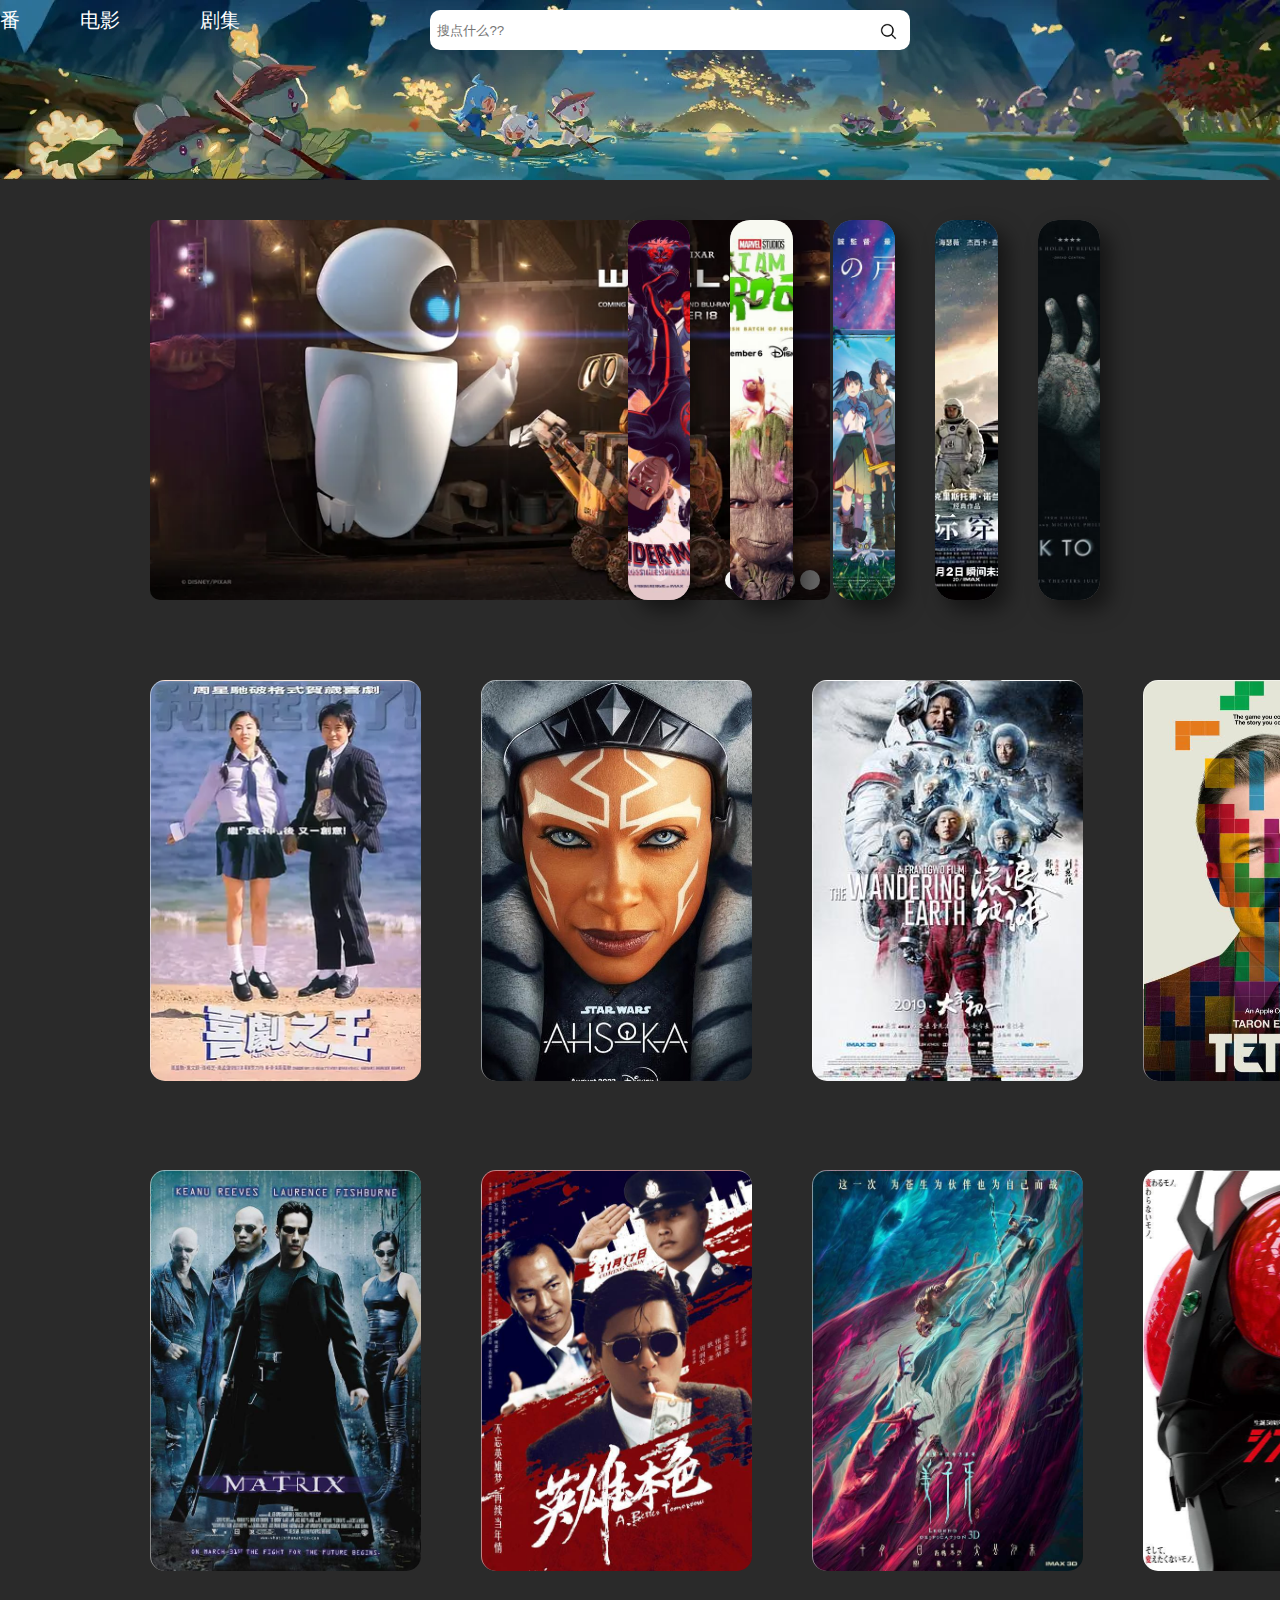
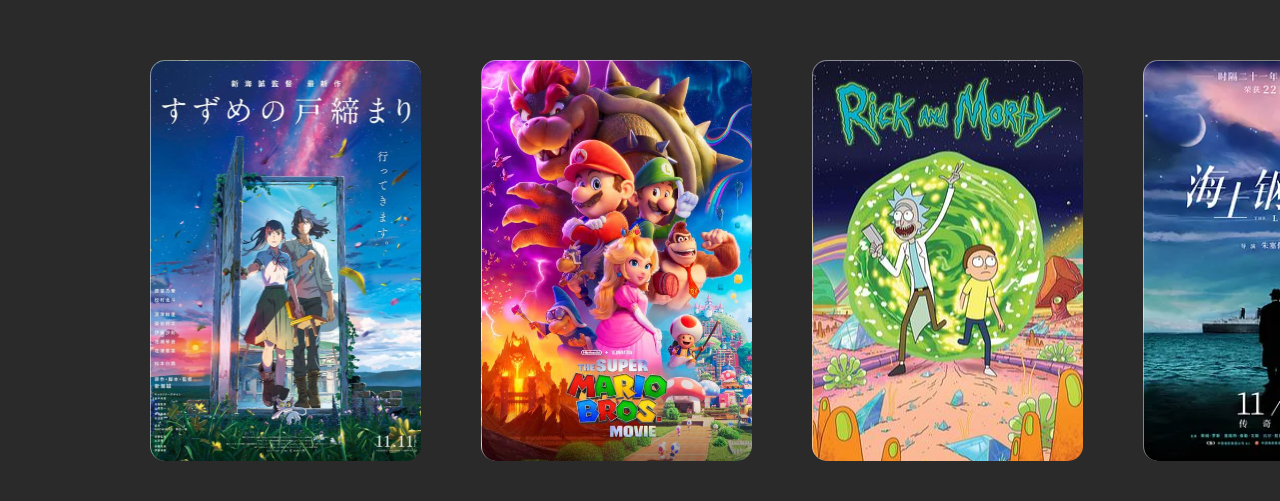
<file: index.html>
<!DOCTYPE html>
<html>
	<head>
		<meta charset="utf-8">
		<title></title>
		<link rel="stylesheet" type="text/css" href="css/index.css">
		<script src="javascript/index.js"></script>
		
	</head>
	<body>
		<div id="banner">
			<nav>
				<a href="">所有电影</a>
			</nav>
			<nav>
				<a href="">连载剧集</a>
			</nav>
			<nav>
				<a href="">本季新番</a>
			</nav>
			<nav>
				<a href="suixin.html">电影</a>
				<ul class="list">
					<li class="list1">华语电影</li>
					<li class="list1">日韩电影</li>
					<li class="list1">欧美电影</li>
					<li class="list1">豆瓣电影Top100</li>
				</ul>
			</nav>
			<nav>
				<a href="suixin.html">剧集</a>
				<ul class="list">
					<li class="list1">华语剧</li>
					<li class="list1">日剧</li>
					<li class="list1">欧美剧</li>
					<li class="list1">韩剧</li>
				</ul>
			</nav>
			<div id="search">
				<input type="text" id="search_text" placeholder="  搜点什么??">
				<div id="img">
					<img src="image/search.png" alt="" width="17px" height="17px">
				</div>
			</div>
		</div>
		<div id="lunbo">
			<ul id="imglist">
				<li><img src="image/wali.jpg" alt=""></li>
				<li><img src="image/tureman1.jpg" alt="" ></li>
				<li><img src="image/liulang.jpg" alt=""></li>
				<li><img src="image/xingji.jpg"></li>
				<li><img src="image/wali.jpg" alt=""></li>
			</ul>
			<div class="prev"></div>
			<div class="next"></div>
			<ul id="iconlist">
				<li></li>
				<li></li>
				<li></li>
				<li></li>
			</ul>
		</div>
		<div class="shell">
			<div class="box" id="box">
				<img src="image/spider man.jpg" alt="">
				<p>动作</p>
			</div>
			<div class="box">
				<img src="image/groot.jpg" alt="">
				<p>喜剧</p>
			</div>
			<div class="box">
				<img src="image/lingya.jpg" alt="">
				<p>爱情</p>
			</div>
			<div class="box">
				<img src="image/start.jpg" alt="">
				<p>科幻</p>
			</div>
			<div class="box">
				<img src="image/scary.jpg" alt="">
				<p>恐怖</p>
			</div>
		</div>
		
		<div id="container">
			<div class="movie">
				<div class="card">
					<p>喜剧之王</p>
				</div>
			</div>
			<div class="movie" id="movie1">
				<div class="card">
					<p>阿索卡</p>
				</div>
			</div>
			<div class="movie" id="movie2">
				<div class="card">
					<p>流浪地球</p>
				</div>
			</div>
			<div class="movie" id="movie3">
				<div class="card">
					<p>俄罗斯方块</p>
				</div>
			</div>
			<div class="movie" id="movie4">
				<div class="card">
					<p>猫鼠游戏</p>
				</div>
			</div>
		</div>
		<div id="container1">
			<div class="movie1" id="movie21">
				<div class="card1">
					<p>黑客帝国</p>
				</div>
			</div>
			<div class="movie1" id="movie22">
				<div class="card1">
					<p>英雄本色</p>
				</div>
			</div>
			<div class="movie1" id="movie23">
				<div class="card1">
					<p>姜子牙</p>
				</div>
			</div>
			<div class="movie1" id="movie24">
				<div class="card1">
					<p>新 假面骑士</p>
				</div>
			</div>
			<div class="movie1" id="movie25">
				<div class="card1">
					<p>功夫</p>
				</div>
			</div>
		</div>
		<div id="container2">
			<div class="movie2" id="movie31">
				<div class="card2">
					<p>铃牙之旅</p>
				</div>
			</div>
			<div class="movie2" id="movie32">
				<div class="card2">
					<p>超级马力欧兄弟大电影</p>
				</div>
			</div>
			<div class="movie2" id="movie33">
				<div class="card2">
					<p>瑞克与莫迪</p>
				</div>
			</div>
			<div class="movie2" id="movie34">
				<div class="card2">
					<p>海上钢琴师</p>
				</div>
			</div>
			<div class="movie2" id="movie35">
				<div class="card2">
					<p>千与千寻</p>
				</div>
			</div>
		</div>
		<script>
			var eprve = document.querySelector('.prev');
			var enext = document.querySelector('.next');
			var left = 0;
			var timer;
			var esicon = document.getElementById("iconlist").getElementsByTagName("li");
			var eimglist = document.querySelector('#imglist');
			run();
			function run() {
				if (left <= -2720) {
					left=0;
				}
				var m = Math.floor(-left/680);
				document.getElementById("imglist").style.marginLeft = left + 'px';
				var n = ( left % 680 == 0) ? n=1200 : n=10;
				left -= 10;
				timer = setTimeout(run,n);
				iconchange(m);
			}
			function imgchange(n){
				let lt = -(n*680);
				document.getElementById("imglist").style.marginLeft = lt + 'px';
				left = lt;
			}
			eprve.onclick = function(){
				let prevgo = Math.floor(-left /680) -1;
				if(prevgo == -1){
					prevgo = 3;
				}
				imgchange(prevgo);
			}
			enext.onclick = function(){
				let prnext = Math.floor(-left /680) +1;
				if(prnext == 4){
					prnext = 0;
				}
				imgchange(prnext);
			}
			function iconchange(m){
				for(let index=0;index < esicon.length;index++){
					esicon[index].style.backgroundColor='';
				}
				if(m<esicon.length){
					esicon[m].style.backgroundColor= 'white';
				}
			}
			eimglist.onmouseover = function() {
				clearTimeout(timer);
			}
			eimglist.onmouseout = function() {
				run();
			}
		</script>
	</body>
</html>
</file>
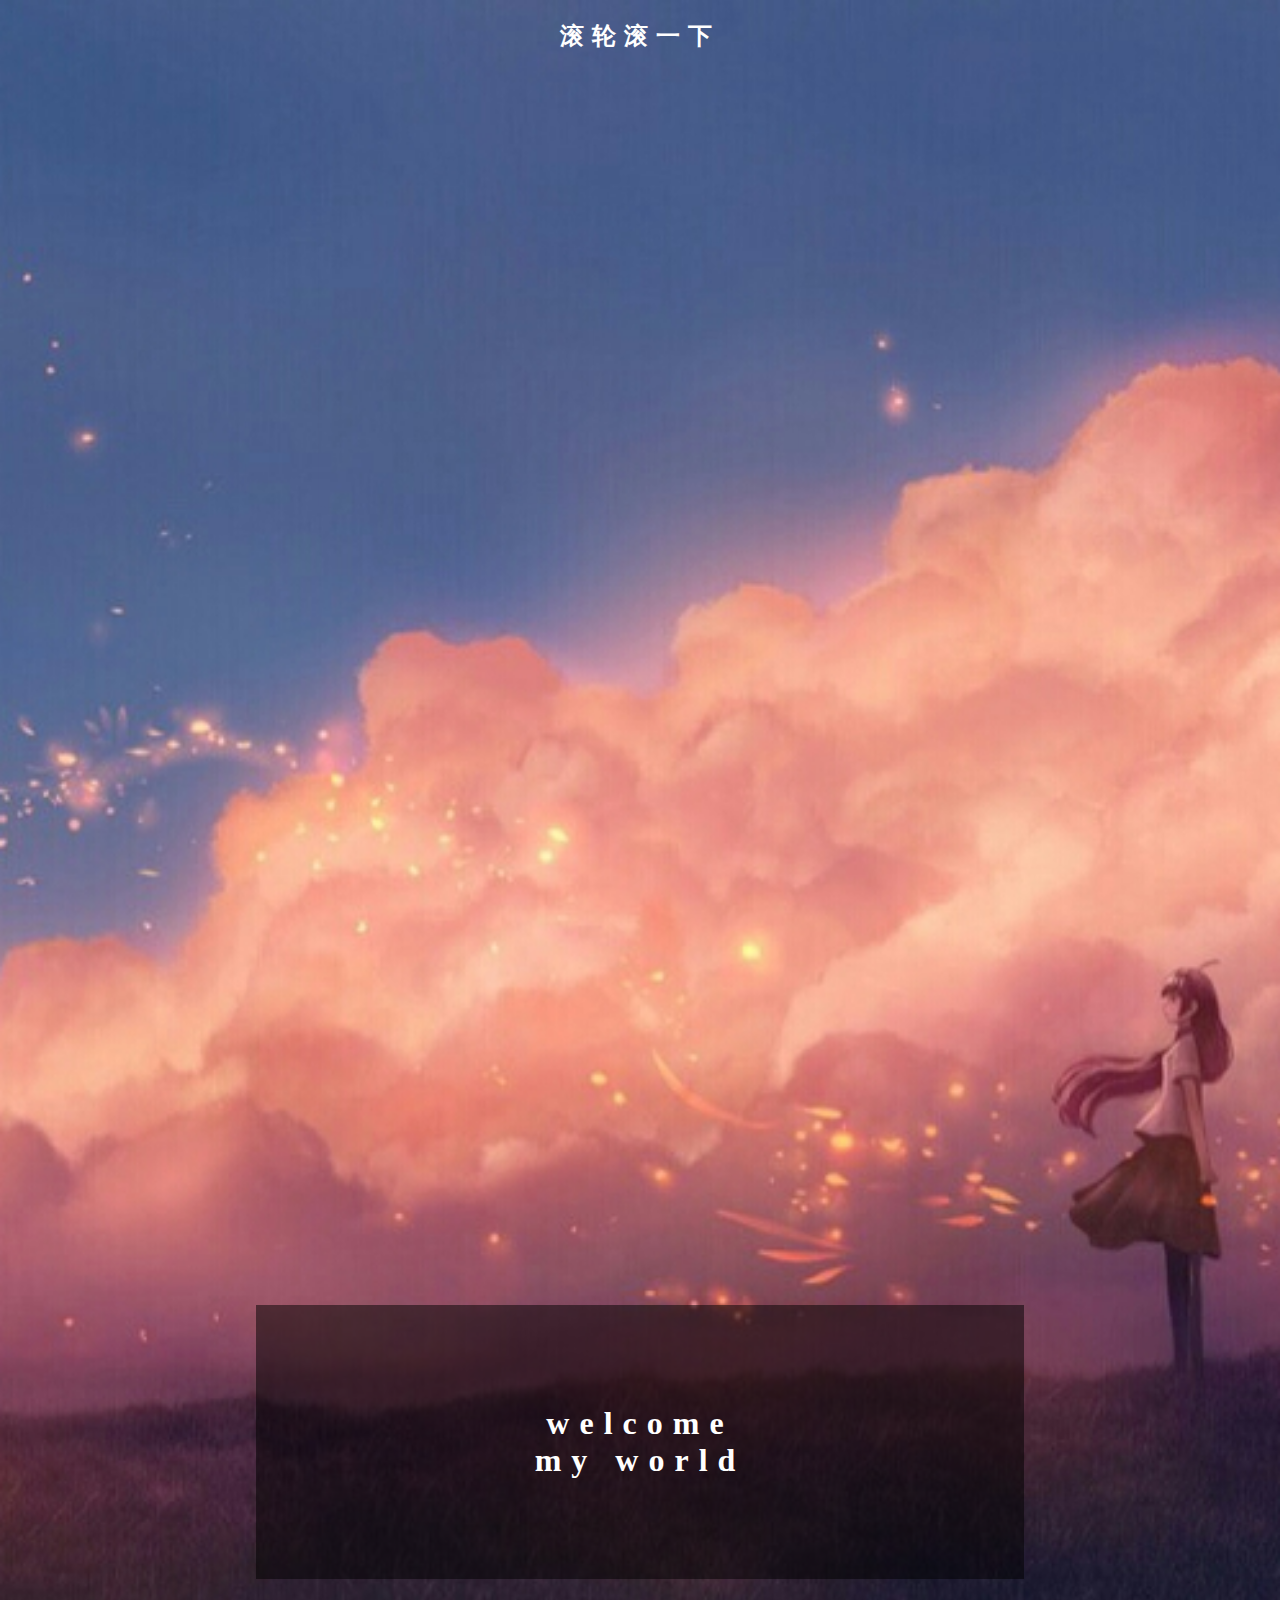
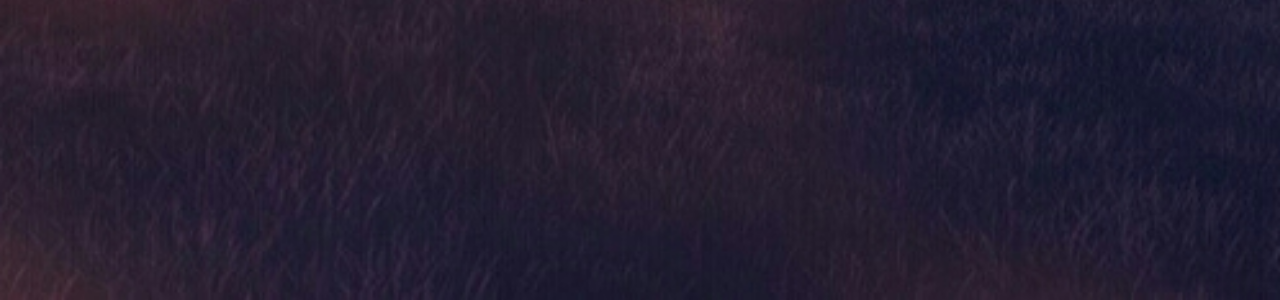
<file: fengmian.html>
<!DOCTYPE html>
<html>
	<head>
		<meta charset="utf-8">
		<meta http-equiv="content-type" content="text/html; charset=utf-8">
		<meta name="viewport" content="width=device-width,initial-scale=1,maximum-scale=1,user-scalable=no">
		<meta name="viewport" content="width=device-width, initial-scale=1.0">
		<meta name="applicable-device" content="mobile"> 
		<title></title>
		<link rel="stylesheet" href="css/fengmian.css" type="text/css">
	</head>
	<body>
		<h2>滚轮滚一下</h2>
		<div class="bg">
			<span>HELLO</span>
		</div>
		<h1><a href="login.html" target="_blank">welcome<br>my world</a></h1>
		<script>
					const bg=document.querySelector(".bg");
					document.addEventListener("scroll",function(){
						const scrollY=window.scrollY;
						if(scrollY!=0){
							bg.style.backgroundPosition="calc(50% + "+scrollY+"px) calc(50% + "+scrollY+"px)";
						}
						else{
							bg.style.backgroundPosition="";
						}
					})
		</script>
	</body>
</html>
</file>
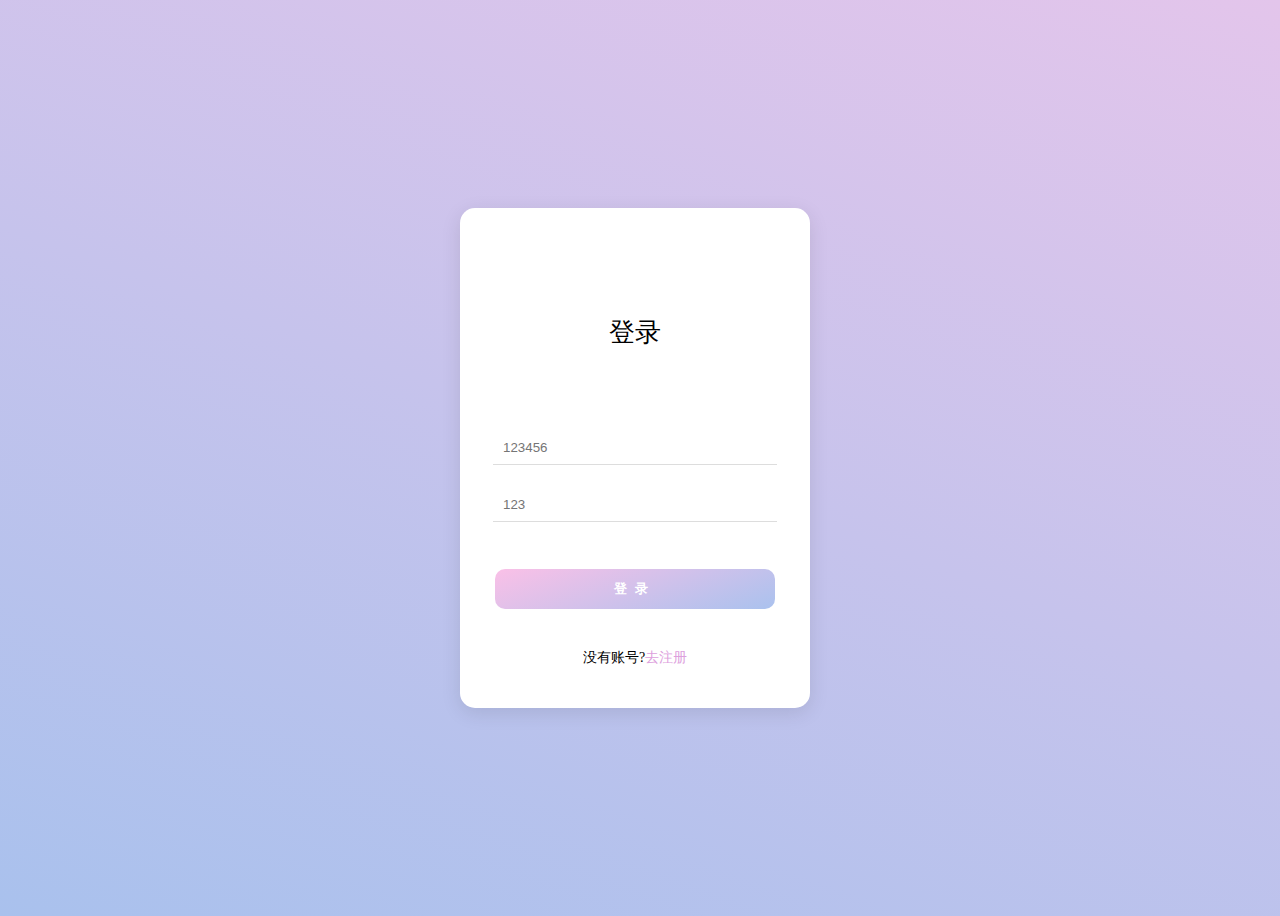
<file: login.html>
<!DOCTYPE html>
<html>
	<head>
		<meta charset="utf-8">
		<link rel="stylesheet" href="css/login.css" type="text/css">
		<meta name="viewport" content="width=device-width, initial-scale=1.0">
		<title></title>
		<script src="javascript/loginjs.js"></script>
	</head>
	<body>
		<div class="container">
			<div class="tit">
				登录
			</div>
			<input type="text" placeholder="123456" id="count">
			<input type="password" placeholder="123" id="pwd">
			<button id="enter" onclick="login();">登录</button>
			<span>没有账号?<a href="register.html">去注册</a></span>
		</div>
		<div class="square">
			<ul>
				<li></li>
				<li></li>
				<li></li>
				<li></li>
				<li></li>
			</ul>
		</div>
		<div class="circle">
			<ul>
				<li></li>
				<li></li>
				<li></li>
				<li></li>
				<li></li>
			</ul>
		</div>
	</body>
</html>
</file>
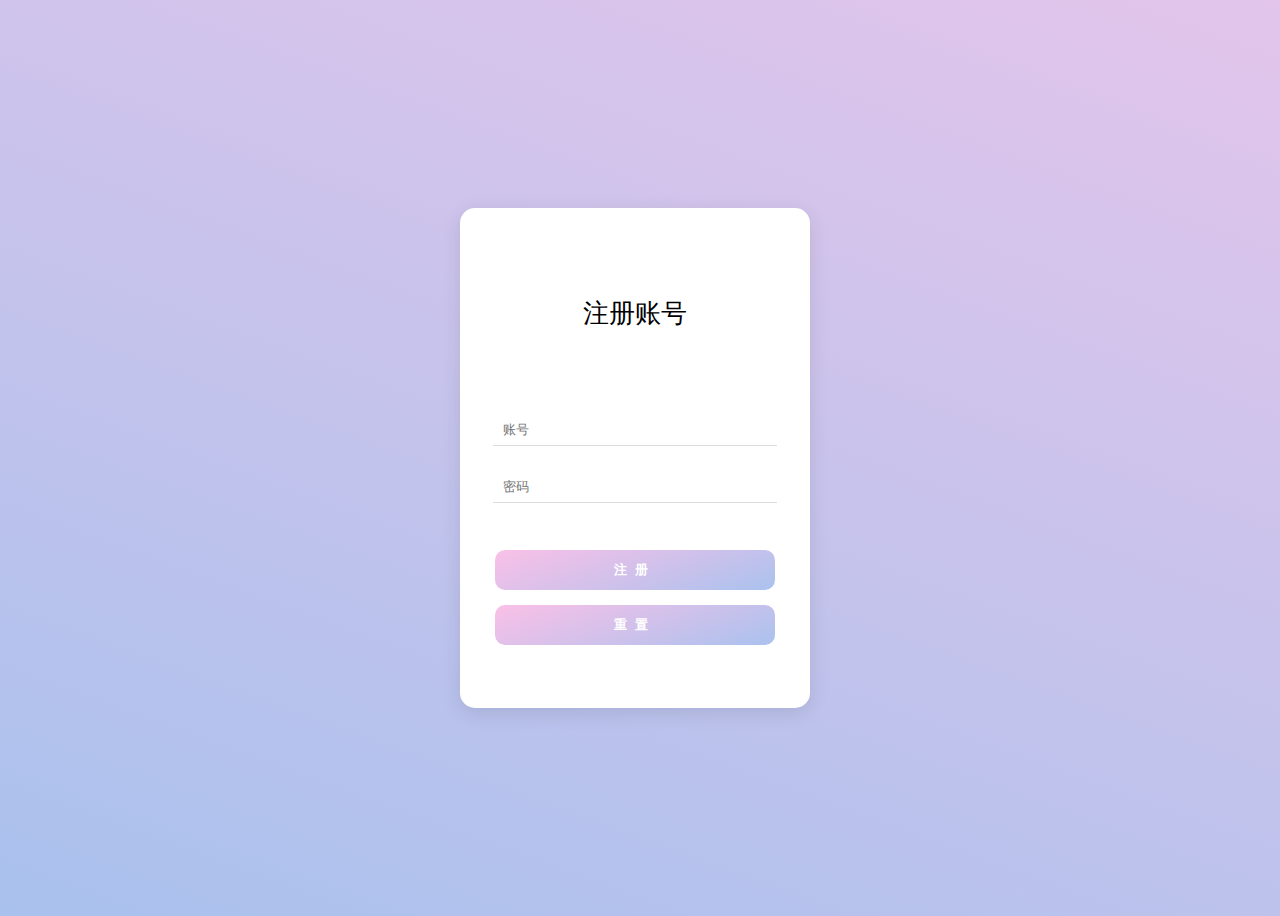
<file: register.html>
<!DOCTYPE html>
<html>
	<head>
		<meta charset="utf-8">
		<title></title>
		<link rel="stylesheet" href="css/register.css">
		<script src="javascript/register.js"></script>
	</head>
	<body>
		<div class="register_container">
			<div class="tit">
				注册账号
			</div>
			<input type="text" placeholder="账号" id="count" onblur="chickcount();">
			<div id="error_name" class="lable_name"></div>
			<input type="password" placeholder="密码" id="pwd" onblur="chickpwd();">
			<div id="error_pwd" class="lable_pwd"></div>
			<button id="enter" onclick="login">注册</button>
			<button id="enter_1" onclick="reset">重置</button>
		</div>
		<div class="square">
			<ul>
				<li></li>
				<li></li>
				<li></li>
				<li></li>
				<li></li>
			</ul>
		</div>
		<div class="circle">
			<ul>
				<li></li>
				<li></li>
				<li></li>
				<li></li>
				<li></li>
			</ul>
		</div>
	</body>
</html>
</file>
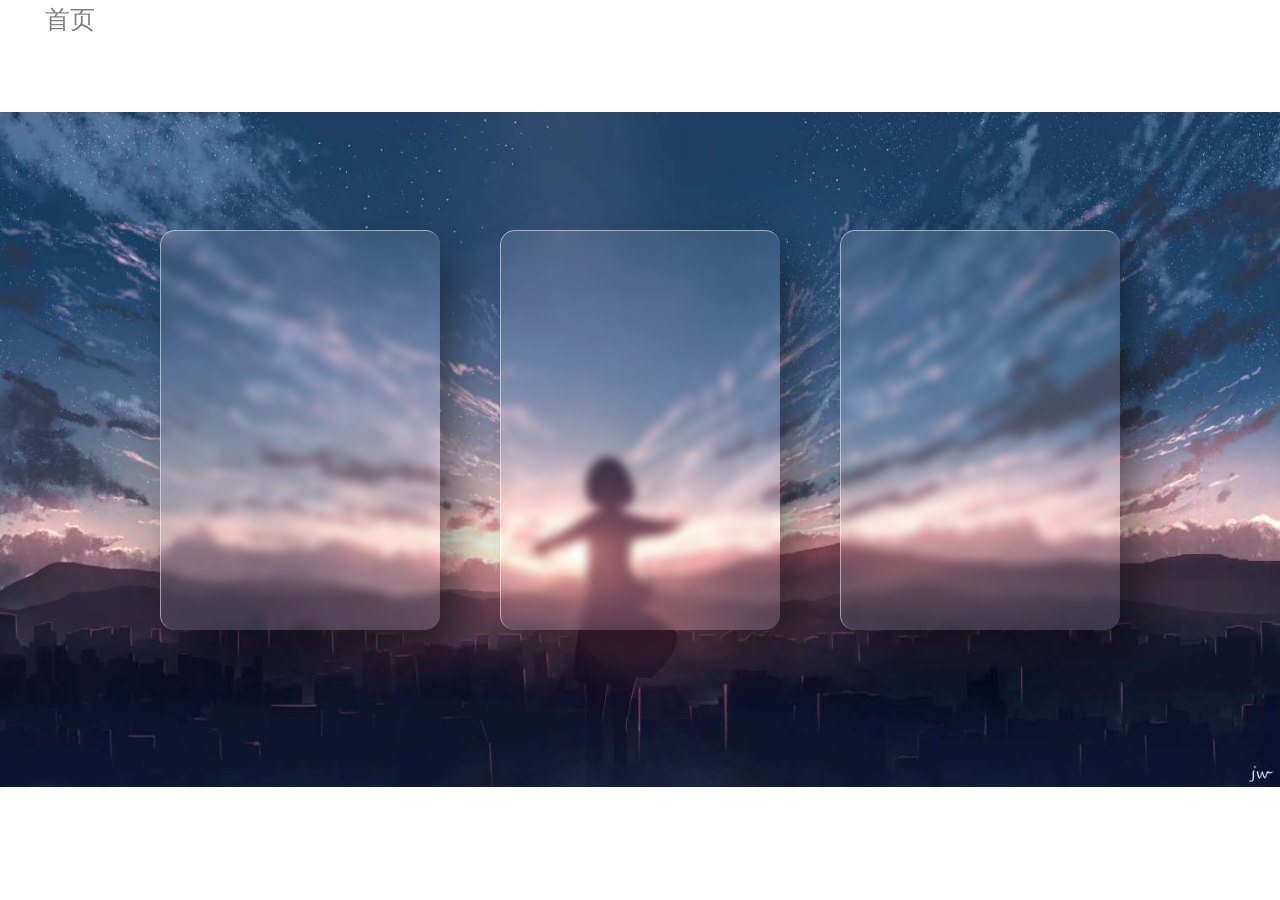
<file: suixin.html>
<!DOCTYPE html>
<html>
	<head>
		<meta charset="utf-8">
		<title></title>
		<link rel="stylesheet" href="css/suixin1.css" type="text/css">
		<meta name="viewport" content="width=device-width, initial-scale=1.0">
		<script type="text/javascript">
						function dispartime()
						{
							var time = new Date();
							var hour = time.getHours();
							var minute = time.getMinutes();
							var second = time.getSeconds();
							if (minute < 10)
								minute="0"+minute;
							if (second < 10)
								second="0"+second;
							document.getElementById("time").innerHTML="<span id='hour'>"+hour+"</span>:<span id='minute'>" + minute+"</span>:<span id='second'>"+second+"</span>";
							
							var myTime = setInterval("dispartime()",1000);
						}
						</script>
	</head>
	<body class="bgp" onload="dispartime()">
		<div class="bananer">
			<div class="toptime">
					当前时间:<p  id="time"style= color: white; font-size: 50px; height: 20px;"></p>
			</div>
			<a href="summer.html" class="shouye">首页</a>
		</div>
		<div class="container1">
			<div class="card">
				<div class="content">
					<h2>01</h2>
					<h3>Card One</h3>
					<p>昨天属于历史，明天神秘莫测，而今天是赐予我们的礼物，所以我们把今天称为“礼物”
						yesterday is history，tomorrow is a mystery，only today is a gift，that is why we call it "present".
					</p>
					<a href="#">Read More</a>
				</div>
			</div>
			<div class="card">
				<div class="content">
					<h2>02</h2>
					<h3>Card Two</h3>
					<p>生命是有光的。
						在我熄灭以前，能够照亮你一点，就是我所有能做的了。
						我爱你，你要记得我。——《云边有个小卖部》
					</p>
					<a href="#">Read More</a>
				</div>
			</div>
			<div class="card">
				<div class="content">
					<h2>03</h2>
					<h3>Card Three</h3>
					<p>同一本书，却每一页都不相同.....这才是它应有的样子
													——《寻找天堂》
					</p>
					<a href="#">Read More</a>
				</div>
			</div>
		</div>
	</body>
</html>
</file>
<file: css/index.css>
*{
	margin: 0;
	padding: 0;
}
body{
	height: 100vh;
	background-color: #2a2a2a;
	display: flex;
	justify-content: center;
	align-items: center;
/* 	overflow: hidden; */
}
#banner{
	position: absolute;
	height: 180px;
	width: 1920px;
	background-image: url("../image/banner.jpg");
	top: 0px;
}
nav{
	width: 120px;
	height: 40px;
	float: left;
	display: block;
	text-align: center;
	font-size: 0;
}
nav a{
	display: inline-block;
	width: 120px;
	height: 40px;
	text-align: center;
	line-height: 40px;
	font-size: 20px;
	font-family: "微软雅黑";
	color: white;
	text-decoration-line: none;
}
.list{
	width: 120px;
	height: 115px;
	display: none;
	list-style: none;
	
}
.list1{
	text-align: center;
	font-family: "黑体";
	font-size: 18px;
	color: white;
	cursor: pointer;
}
nav>a:hover+ul{
display: block;
		}
		
nav>ul:hover{
display: block;
		}
@keyframes frames{
  from{
    height: 0px;
  }
  to{
    height: 90px;
  }
}
.list{
  position: absolute;
  display: none;
  overflow: hidden;
  /* 绑定动画名字并且设置持续时间 */
  animation-name: frames;
  animation-duration: 0.5s;
}

a .list{
  display: block;
}
.list{
	animation-fill-mode: forwards;
}

#search{
	position: absolute;
	width: 500px;
	height: 40px;
	float: left;
	top: 10px;
	left: 750px;
	
}
#search_text{
	width: 480px;
	height: 40px;
	border-radius: 10px;
	border: none;
	outline: none;
}
#img{
	position: absolute;
	width: 32px;
	height: 32px;
	top: 13px;
	left: 450px;
	cursor: pointer;
}
#lunbo{
	position: absolute;
	height: 380px;
	width: 680px;
	overflow: hidden;
	top: 220px;
	left: 150px;
	border-radius: 10px;
}
#imglist img{
	height: 380px;
	width: 680px;
	float: left;
}
#imglist{
	height: 380px;
	width: 3400px;
	list-style: none;
}
#iconlist{
	position: absolute;
	right: 10px;
	bottom: 10px;
	list-style: none;
}
#iconlist li{
	height: 20px;
	width: 20px;
	border-radius: 50%;
	background-color: #666;
	line-height: 20px;
	color: #666;
	float: left;
	margin-left: 5px;
	cursor: pointer;
	
}
.prev{
	width: 30px;
	height: 40px;
	text-align: center;
	line-height: 40px;
	position: absolute;
	left: 5px;
	top: 45%;
}
.next{
	width: 30px;
	height: 40px;
	color: white;
	text-align: center;
	line-height: 40px;
	position: absolute;
	right: 5px;
	top: 45%;
}
.shell{
	width: 40%;
	height: 380px;
	position: absolute;
	top: 220px;
	right: 160px;
	display: flex;
}
.box{
	flex: 1;
	overflow: hidden;
	transition: .5s;
	margin: 0 20px;
	box-shadow: 10px 10px 20px rgba(0, 0, 0, .5);
	border-radius: 20px;
	background-color: rgba(255, 255, 255, 0.3);
}
.box>img{
	width: 100%;
	height: 100%;
	object-fit: cover;
	transition: .5s;
}
.box>p{
	position: absolute;
	font: bold 70px '微软雅黑' ;
	height: 1%;
	margin-left: 30px;
	margin-top: -160px;
	display: none;
	color: aliceblue;
	cursor: pointer;
}
.box:hover p{
	display: block;
}
.box:hover{
	flex-basis: 40%;
}
.box:hover>img{
	width: 100%;
	height: 100%;
}

#container{
	position: absolute;
	display: flex;
	z-index: 1;
	top: 660px;
	left: 120px;
}
.movie{
	width: 270px;
	height: 400px;
	background-image: url(../image/joke.jpg);
	background-position: center;
	background-size: cover;
}
#movie1{
	width: 270px; 
	height: 400px;
	background-image: url(../image/ahska.jpg);
	background-position: center;
	background-size: cover;
}

#movie2{
	width: 270px;
	height: 400px;
	background-image: url(../image/earth.jpg);
	background-position: center;
	background-size: cover;
}
#movie3{
	width: 270px;
	height: 400px;
	background-image: url(../image/fangkuai.jpg);
	background-position: center;
	background-size: cover;
}
#movie4{
	width: 270px;
	height: 400px;
	background-image: url(../image/catandmouse.jpg);
	background-position: center;
	background-size: cover;
}
#container .movie{
	position: relative;
	width: 270px;
	height: 400px;
	margin: 30px;
	background-color: rgba(255, 255, 255, 0.1);
	border-radius: 15px;
	overflow: hidden;
	display: flex;
	justify-content: center;
	align-items: center;
	border-top: 1px solid rgba(255, 255, 255, 0.5);
	border-left: 1px solid rgba(255, 255, 255, 0.5);
	backdrop-filter: blur(5px);
	top: -10px;
}

.movie:hover {
	box-shadow: 0px -60px 60px 0px rgba(0, 0, 0, 0.5) inset;
}
#container .movie .card{
	padding: 20px;
	text-align: center;
	transform: translateY(100px);
	opacity: 0;
	transition: 0.5s;
}
#container .movie:hover .card{
	transform: translateY(0);
	opacity: 1;
}
.movie p{
	font-family: "黑体";
	font-size: 16px;
	color: white;
	font: bold 30px '微软雅黑' ;
	margin: 240px 0 15px 0;
	cursor: pointer;
}
/* 第二部分 */
#container1{
	position: absolute;
	display: flex;
	z-index: 1;
	top: 1150px;
	left: 120px;
}
#movie21{
	width: 270px;
	height: 400px;
	background-image: url(../image/heike.jpg);
	background-position: center;
	background-size: cover;
}
#movie22{
	width: 270px; 
	height: 400px;
	background-image: url(../image/hero.jpg);
	background-position: center;
	background-size: cover;
}

#movie23{
	width: 270px;
	height: 400px;
	background-image: url(../image/jiangziya.jpg);
	background-position: center;
	background-size: cover;
}
#movie24{
	width: 270px;
	height: 400px;
	background-image: url(../image/kaman.jpg);
	background-position: center;
	background-size: cover;
}
#movie25{
	width: 270px;
	height: 400px;
	background-image: url(../image/kongfu.jpg);
	background-position: center;
	background-size: cover;
}

#container1 .movie1{
	position: relative;
	width: 270px;
	height: 400px;
	margin: 30px;
	background-color: rgba(255, 255, 255, 0.1);
	border-radius: 15px;
	overflow: hidden;
	display: flex;
	justify-content: center;
	align-items: center;
	border-top: 1px solid rgba(255, 255, 255, 0.5);
	border-left: 1px solid rgba(255, 255, 255, 0.5);
	backdrop-filter: blur(5px);
	top: -10px;
}

.movie1:hover {
	box-shadow: 0px -60px 60px 0px rgba(0, 0, 0, 0.5) inset;
}
#container1 .movie1 .card1{
	padding: 20px;
	text-align: center;
	transform: translateY(100px);
	opacity: 0;
	transition: 0.5s;
}
#container1 .movie1:hover .card1{
	transform: translateY(0);
	opacity: 1;
}
.movie1 p{
	font-family: "黑体";
	font-size: 16px;
	color: white;
	font: bold 30px '微软雅黑' ;
	margin: 240px 0 15px 0;
	cursor: pointer;
}

/* 第三部分 */
#container2{
	position: absolute;
	display: flex;
	z-index: 1;
	top: 1640px;
	left: 120px;
}
#movie31{
	width: 270px;
	height: 400px;
	background-image: url(../image/lingya.jpg);
	background-position: center;
	background-size: cover;
}
#movie32{
	width: 270px; 
	height: 400px;
	background-image: url(../image/mario.jpg);
	background-position: center;
	background-size: cover;
}

#movie33{
	width: 270px;
	height: 400px;
	background-image: url(../image/rick.jpg);
	background-position: center;
	background-size: cover;
}
#movie34{
	width: 270px;
	height: 400px;
	background-image: url(../image/piano.jpg);
	background-position: center;
	background-size: cover;
}
#movie35{
	width: 270px;
	height: 400px;
	background-image: url(../image/qianyuqianxun.jpg);
	background-position: center;
	background-size: cover;
}

#container2 .movie2{
	position: relative;
	width: 270px;
	height: 400px;
	margin: 30px;
	background-color: rgba(255, 255, 255, 0.1);
	border-radius: 15px;
	overflow: hidden;
	display: flex;
	justify-content: center;
	align-items: center;
	border-top: 1px solid rgba(255, 255, 255, 0.5);
	border-left: 1px solid rgba(255, 255, 255, 0.5);
	backdrop-filter: blur(5px);
	top: -10px;
}

.movie2:hover {
	box-shadow: 0px -60px 60px 0px rgba(0, 0, 0, 0.5) inset;
}
#container2 .movie2 .card2{
	padding: 20px;
	text-align: center;
	transform: translateY(100px);
	opacity: 0;
	transition: 0.5s;
}
#container2 .movie2:hover .card2{
	transform: translateY(0);
	opacity: 1;
}
.movie2 p{
	font-family: "黑体";
	font-size: 16px;
	color: white;
	font: bold 30px '微软雅黑' ;
	margin: 240px 0 15px 0;
	cursor: pointer;
}
</file>
<file: css/fengmian.css>
*{
	margin: 0;
	padding: 0;
}
body{
	height: 200vh;
}
.bg{
	background-image: url("../image/lunbo5.jpg");
	background-size: cover;
	background-position: 50% 50%;
	height: 200vh;
	font-size: 470px;
	font-weight: 900;
	text-align: center;
	position: relative;
	-webkit-background-clip: text;
	-webkit-text-fill-color: transparent;
	overflow: hidden;
	padding-top: 100px;
}
.bg::before{
	content: "";
	background-image: inherit;
	background-size: cover;
	background-position: 50% 50%;
	position: absolute;
	top: 0;
	left: 0;
	bottom: 0;
	right: 0;
	z-index: -99;
}
h2{
	position: absolute;
	top: 20px;
	width: 100%;
	text-align: center;
	letter-spacing: 8px;
	color: #fff;
}
h1{
	position: absolute;
	top: 145vh;
	left: 50%;
	transform: translateX(-50%);
	width: 60%;
	color: #fff;
	letter-spacing: 10px;
	padding: 100px 0;
	text-align: center;
	background-color: rgba(0, 0, 0, 0.5);
}
a{
	list-style: none;
	text-decoration: none;
	color: #fff;
}
</file>
<file: css/login.css>
.{
	padding: 0;
	margin: 0;
}
body{
	height: 100vh;
	display: flex;
	justify-content: center;
	align-items: center;
	background: linear-gradient(200deg,#e3c5eb,#a9c1ed);
	overflow: hidden;
}
.container{
	position: relative;
	z-index: 1;
	background-color: #fff;
	border-radius: 15px;
	display: flex;
	flex-direction: column;
	justify-content: center;
	align-items: center;
	width: 350px;
	height: 500px;
	box-shadow: 0 5px 20px rgba(0,0,0,0.1);
	margin-left: 70px;
}
.container .tit{
	font-size: 26px;
	margin: 65px auto 70px auto;
}
.container input{
	width: 280px;
	height: 30px;
	text-indent: 8px;
	border: none;
	border-bottom: 1px solid #ddd;
	outline: none;
	margin: 12px auto;
}
.container button{
	width: 280px;
	height: 40px;
	margin: 35px auto 40px auto;
	border: none;
	background: linear-gradient(-200deg,#fac0e7,#aac2ee);
	color: #fff;
	font-weight: bold;
	letter-spacing: 8px;
	border-radius: 10px;
	cursor: pointer;
}
.container button:hover{
	background: linear-gradient(-200deg,#aac2ee,#fac0e7);
	background-position-x:-280px;
}
.container span{
	font-size: 14px;
}
.container a{
	color: plum;
	text-decoration: none;
}
ul li{
	position: absolute;
	border: 1px solid #fff;
	background-color: #fff;
	width: 30px;
	height: 30px;
	list-style: none;
	opacity: 0;
}
.square li{
	top: 40vh;
	left: 60vw;
	animation: square 10s linear infinite;
}
.square li:nth-child(2){
	top: 80vh;
	left: 10vw;
	animation-delay: 2s;
}
.square li:nth-child(3){
	top: 80vh;
	left: 85vw;
	animation-delay: 4s;
}
.square li:nth-child(4){
	top: 10vh;
	left: 70vw;
	animation-delay: 6s;
}
.square li:nth-child(5){
	top: 10vh;
	left: 10vw;
	animation-delay: 8s;
}
.circle li{
	bottom: 0;
	left: 15vw;
	animation: circle 10s linear infinite;
}
.circle li:nth-child(2){
	left: 35vw;
	animation-delay: 2s;
}
.circle li:nth-child(3){
	left: 55vw;
	animation-delay: 4s;
}
.circle li:nth-child(4){
	left: 75vw;
	animation-delay: 6s;
}
.circle li:nth-child(5){
	left: 90vw;
	animation-delay: 8s;
}
@keyframes square{
	0%{
		transform: scale(0) rotateY(0deg);
		opacity: 1;
	}
	100%{
		transform: scale(5) rotateY(1000deg);
		opacity: 0;
	}
}
@keyframes circle{
	0%{
		transform: scale(0) rotateY(0deg);
		opacity: 1;
		bottom: 0;
		border-radius: 0;
	}
	100%{
		transform: scale(5) rotateY(1000deg);
		opacity: 0;
		bottom: 90vh;
		border-radius: 50%;
	}
}
</file>
<file: css/register.css>
.{
	padding: 0;
	margin: 0;
}
body{
	height: 100vh;
	display: flex;
	justify-content: center;
	align-items: center;
	background: linear-gradient(200deg,#e3c5eb,#a9c1ed);
	overflow: hidden;
}
.register_container{
	position: relative;
	z-index: 1;
	background-color: #fff;
	border-radius: 15px;
	display: flex;
	flex-direction: column;
	justify-content: center;
	align-items: center;
	width: 350px;
	height: 500px;
	box-shadow: 0 5px 20px rgba(0,0,0,0.1);
	margin-left: 70px;
}
.register_container .tit{
	font-size: 26px;
	margin: 5px auto 70px auto;
}
.register_container input{
	width: 280px;
	height: 30px;
	text-indent: 8px;
	border: none;
	border-bottom: 1px solid #ddd;
	outline: none;
	margin: 12px auto;
}
.lable_name{
	position: absolute;
	width: 280px;
	height: 20px;
	font-size: 10px;
	color: red;
	top: 240px;
	left: 35px;
}
.lable_pwd{
	position: absolute;
	width: 280px;
	height: 20px;
	font-size: 10px;
	color: red;
	top: 295px;
	left: 35px;
}
.register_container button{
	width: 280px;
	height: 40px;
	margin: 35px auto -20px auto;
	border: none;
	background: linear-gradient(-200deg,#fac0e7,#aac2ee);
	color: #fff;
	font-weight: bold;
	letter-spacing: 8px;
	border-radius: 10px;
	cursor: pointer;
}
.register_container button:hover{
	background: linear-gradient(-200deg,#aac2ee,#fac0e7);
	background-position-x:-280px;
}
ul li{
	position: absolute;
	border: 1px solid #fff;
	background-color: #fff;
	width: 30px;
	height: 30px;
	list-style: none;
	opacity: 0;
}
.square li{
	top: 40vh;
	left: 60vw;
	animation: square 10s linear infinite;
}
.square li:nth-child(2){
	top: 80vh;
	left: 10vw;
	animation-delay: 2s;
}
.square li:nth-child(3){
	top: 80vh;
	left: 85vw;
	animation-delay: 4s;
}
.square li:nth-child(4){
	top: 10vh;
	left: 70vw;
	animation-delay: 6s;
}
.square li:nth-child(5){
	top: 10vh;
	left: 10vw;
	animation-delay: 8s;
}
.circle li{
	bottom: 0;
	left: 15vw;
	animation: circle 10s linear infinite;
}
.circle li:nth-child(2){
	left: 35vw;
	animation-delay: 2s;
}
.circle li:nth-child(3){
	left: 55vw;
	animation-delay: 4s;
}
.circle li:nth-child(4){
	left: 75vw;
	animation-delay: 6s;
}
.circle li:nth-child(5){
	left: 90vw;
	animation-delay: 8s;
}
@keyframes square{
	0%{
		transform: scale(0) rotateY(0deg);
		opacity: 1;
	}
	100%{
		transform: scale(5) rotateY(1000deg);
		opacity: 0;
	}
}
@keyframes circle{
	0%{
		transform: scale(0) rotateY(0deg);
		opacity: 1;
		bottom: 0;
		border-radius: 0;
	}
	100%{
		transform: scale(5) rotateY(1000deg);
		opacity: 0;
		bottom: 90vh;
		border-radius: 50%;
	}
}
</file>
<file: css/suixin1.css>
*{
	padding: 0;
	margin: 0;
	font-family: "Poppins";
	box-sizing: border-box;
}
	
.bgp{
	background-image: url("../image/lunbo1.jpg") ;
	background-size: 100%;
	background-repeat: no-repeat;
	background-position: center;
}
html{
	height: 100%;
}
.bananer{
	width: 100%;
	height: 40px;
	/* background-color: aqua; */
	background-color: rgba(255, 255, 255, 0.3);
	opacity: 0.5;
}
.toptime{
	font-family: "黑体";
	font-size: 23px;
	border-style: none;
	margin-left: 1700px;
	color: white;
	float: left;
	position: absolute;
	top: 10px;
}
#time{
	position: absolute;
	right: -100px;
	top: -2px;
}
.shouye{
	position: absolute;
	left: -5px;
	width: 150px;
	height: 40px;
	text-align: center;
	line-height: 40px;
	font-size: 25px;
	font-family: "黑体";
	color: black;
	text-decoration-line: none;
}
@import url("http://fonts.googlepis.com/css?family=Poppins:200,300,400,500,600,700,800,900&display=swap");
.container1{
	position: relative;
	display: flex;
	justify-content: center;
	align-items: center;
	flex-wrap: wrap;
	z-index: 1;
	top: 170px;
}
.container1 .card{
	position: relative;
	width: 280px;
	height: 400px;
	margin: 30px;
	background-color: rgba(255, 255, 255, 0.1);
	border-radius: 15px;
	box-shadow: 20px 20px 50px rgba(0, 0, 0, 0.5);
	overflow: hidden;
	display: flex;
	justify-content: center;
	align-items: center;
	border-top: 1px solid rgba(255, 255, 255, 0.5);
	border-left: 1px solid rgba(255, 255, 255, 0.5);
	backdrop-filter: blur(5px);
	top: -10px;
}
.container1 .card .content{
	padding: 20px;
	text-align: center;
	transform: translateY(100px);
	opacity: 0;
	transition: 0.5s;
}
.container1 .card:hover .content{
	transform: translateY(0);
	opacity: 1;
}
.container1 .card .content h2{
	position: absolute;
	top: -80px;
	right: 25px;
	font-size: 128px;
	color: rgba(255, 255, 255, 0.05);
}
.container1 .card .content h3{
	font-size: 16px;
	color: #fff;
	
}
.container1 .card .content p{
	font-family: "黑体";
	font-size: 16px;
	color: #fff;
	font-weight: 500;
	margin: 10px 0 15px 0;
}
.container1 .card .content a{
	position: relative;
	display: inline-block;
	padding: 8px 20px;
	margin-top: 15px;
	background-color: #fff;
	color: #000;
	text-decoration: none;
	border-radius: 20px;
	font-weight: 500;
	box-shadow: 0 5px 15px rgba(0, 0, 0, 0.2);
}
</file>
